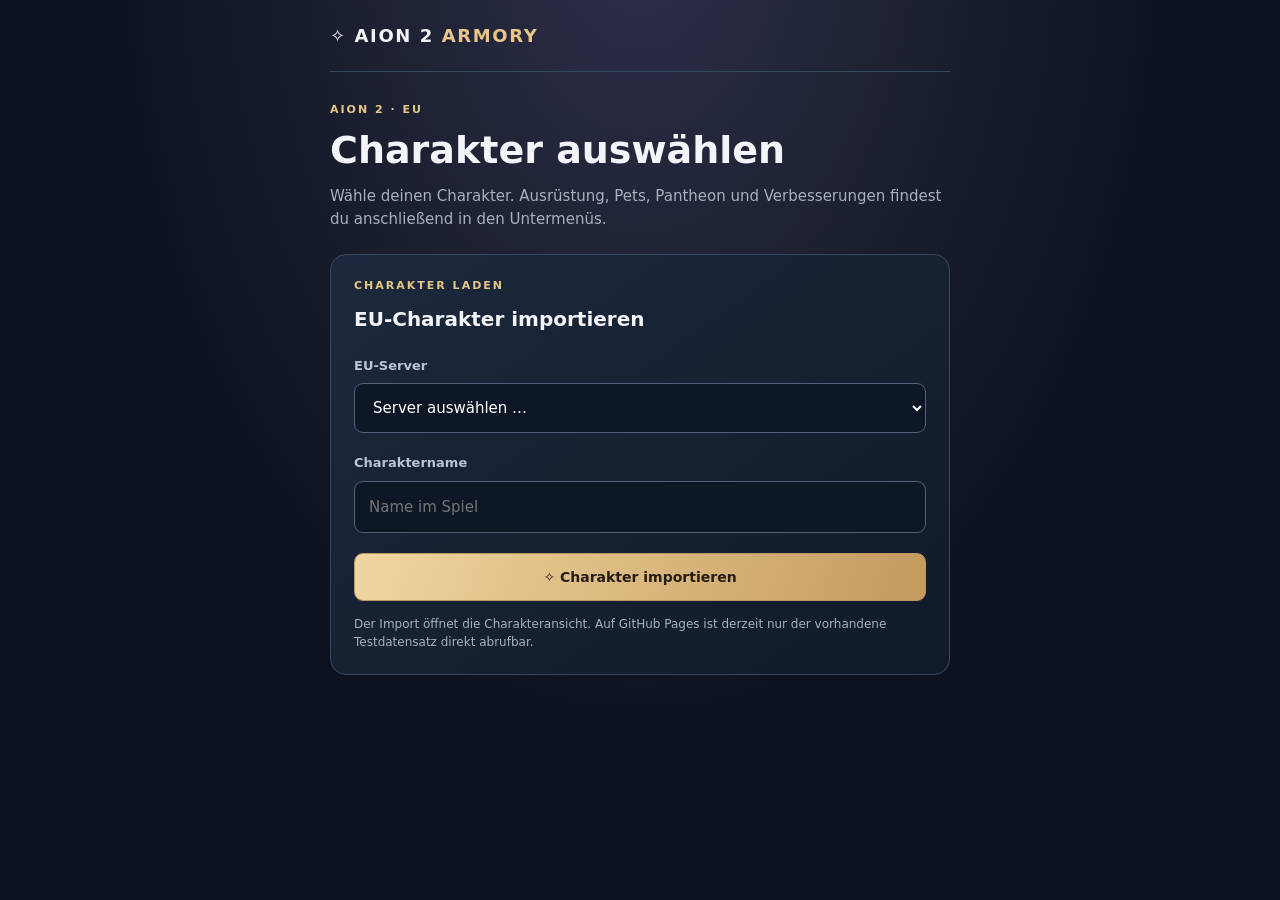
<file: aion2-gear-checker/index.html>
<!doctype html>
<html lang="de">
<head>
<meta charset="utf-8">
<meta name="viewport" content="width=device-width,initial-scale=1">
<meta name="theme-color" content="#0d131e">
<title>AION 2 Armory · Charakter auswählen</title>
<style>
:root{color-scheme:dark;--bg:#0d131e;--panel:#171f2e;--border:#38475d;--ink:#f3f4f8;--muted:#a6b1c1;--gold:#e8c687}
*{box-sizing:border-box}
body{margin:0;min-height:100dvh;background:radial-gradient(ellipse at 50% -10%,#2e3049,transparent 58%),var(--bg);color:var(--ink);font:15px/1.5 system-ui,Segoe UI,Arial,sans-serif}
.container{width:min(100% - 32px,620px);margin:0 auto}
header{padding:22px 0;border-bottom:1px solid var(--border);font-size:18px;letter-spacing:1.6px;font-weight:900}
header b{color:var(--gold)}
main{padding:30px 0 45px}
.eyebrow{color:var(--gold);font-size:11px;font-weight:800;letter-spacing:2px;text-transform:uppercase}
h1{font-size:clamp(27px,6vw,38px);line-height:1.2;margin:9px 0 12px}
p{color:var(--muted);margin:0 0 24px}
.card{background:linear-gradient(145deg,#1c293c,#111a29);border:1px solid var(--border);border-radius:16px;padding:23px;margin-top:19px}
label{display:block;font-size:13px;font-weight:700;color:#b9c5d7;margin-bottom:8px}
.field{margin:0 0 20px}
input,select{width:100%;background:#0e1725;color:#fff;border:1px solid #53617a;border-radius:9px;font:inherit;padding:14px}
input:focus,select:focus{outline:2px solid var(--gold);outline-offset:1px}
button{cursor:pointer;border:1px solid #b99863;border-radius:9px;background:linear-gradient(110deg,#f0d69f,#c49a5d);color:#271c13;font:800 14px system-ui,Arial,sans-serif;padding:15px 18px}
button:focus-visible{outline:2px solid white;outline-offset:3px}
button.main{width:100%}
.profile{display:flex;align-items:center;gap:16px;margin-bottom:16px}
.avatar{width:55px;height:55px;flex:0 0 55px;border:1px solid #887147;background:#35302d;border-radius:12px;display:grid;place-items:center;font-size:29px;color:var(--gold)}
.profile-name{font-size:21px;font-weight:800}
.muted{color:var(--muted);font-size:12px}
.saved-card[hidden]{display:none}
.note{margin:14px 0 0;font-size:12px;color:var(--muted)}
@media(max-width:520px){main{padding-top:22px}.card{padding:18px}header{font-size:16px}}
</style>
</head>
<body>
<div class="container">
<header>✧ AION 2 <b>ARMORY</b></header>
<main>
<div class="eyebrow">AION 2 · EU</div>
<h1>Charakter auswählen</h1>
<p>Wähle deinen Charakter. Ausrüstung, Pets, Pantheon und Verbesserungen findest du anschließend in den Untermenüs.</p>
<section class="card saved-card" id="saved-card" hidden>
<div class="eyebrow">Gespeicherter Charakter</div>
<div class="profile" style="margin-top:17px">
<div class="avatar" aria-hidden="true">✧</div>
<div><div class="profile-name" id="saved-name"></div><div class="muted" id="saved-info"></div></div>
</div>
<button type="button" class="main" id="saved-open">Charakter öffnen</button>
</section>
<section class="card">
<div class="eyebrow">Charakter laden</div>
<h2 style="font-size:20px;margin:9px 0 22px">EU-Charakter importieren</h2>
<form action="./armory.html" method="get">
<div class="field"><label for="server">EU-Server</label><select id="server" name="server" required><option value="">Server auswählen …</option></select></div>
<div class="field"><label for="name">Charaktername</label><input id="name" name="name" type="text" maxlength="45" minlength="2" placeholder="Name im Spiel" autocomplete="off" required></div>
<button class="main" type="submit">✧ Charakter importieren</button>
</form>
<p class="note">Der Import öffnet die Charakteransicht. Auf GitHub Pages ist derzeit nur der vorhandene Testdatensatz direkt abrufbar.</p>
</section>
</main>
</div>
<script>
(()=>{
 const el=document.getElementById('server');
 const elyos='Siel|Nezekan|Vaizel|Kaisinel|Yustiel|Ariel|Fregion|Meslamtaeda|Hithanya|Nania|Tahavatha|Luteros|Phernos|Daminu|Kasaka|Bakarma|Tsenka|Kochi|Ishtar|Tiamat|Gauss|Lamuatan|Nathara'.split('|');
 const asmo='Israphel|Zikel|Triniel|Lumiel|Marchutan|Azphel|Ereshkigal|Beritra|Nemon|Hadala|Ludra|Ulgorn|Munin|Odar|Zemurru|Kromede|Quai|Baba|Fafnir|Indnath|Agnita|Atiel|Tassin'.split('|');
 for(const [title,arr,base] of [['Elyos',elyos,1301],['Asmodier',asmo,2301]]){
  const group=document.createElement('optgroup');group.label=title;
  arr.forEach((server,i)=>{const opt=document.createElement('option');opt.value=String(base+i);opt.textContent=server+' ('+title+')';group.append(opt)});
  el.append(group);
 }
 try{
  const d=JSON.parse(localStorage.getItem('aion2-checker-eu-v1')||'null');
  if(d&&d.name&&d.gear&&typeof d.gear==='object'){
    document.getElementById('saved-name').textContent=d.name;
    const p=d.characterExtras?.profile||{};
    const details=[p.className||'Kleriker',p.level?'Stufe '+p.level:null,Object.keys(d.gear).length+' Gear-Slots'].filter(Boolean);
    document.getElementById('saved-info').textContent=details.join(' · ');
    document.getElementById('saved-card').hidden=false;
    document.getElementById('saved-open').addEventListener('click',()=>{location.href='./armory.html?load=saved';});
  }
 }catch(e){/* No locally saved character. */}
})();
</script>
</body>
</html>
</file>
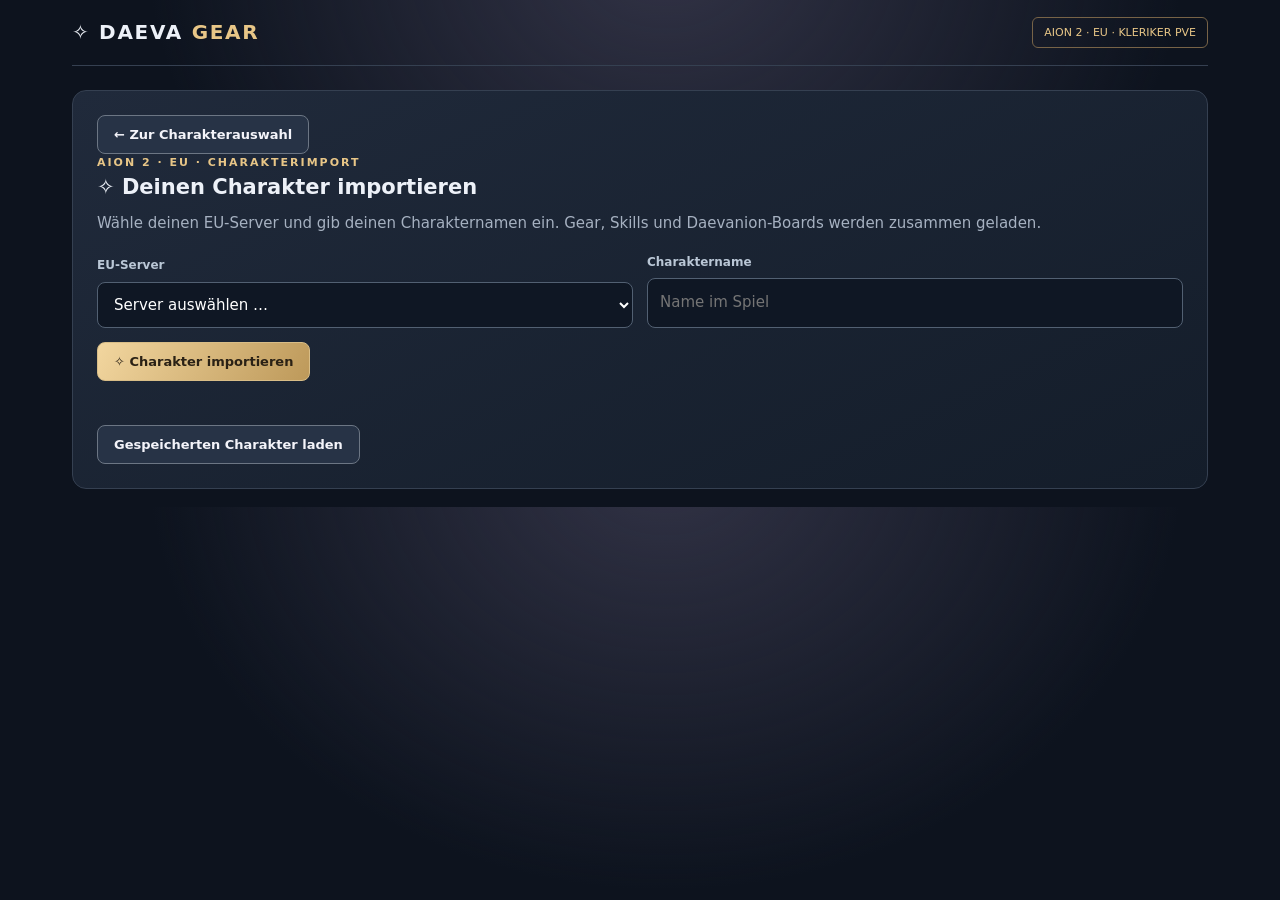
<file: aion2-gear-checker/armory.html>
<!doctype html>
<html lang="de"><head><meta charset="utf-8"><meta name="viewport" content="width=device-width,initial-scale=1"><meta name="theme-color" content="#111722">
<title>AION 2 | Daeva Gear Checker EU</title>
<style>
:root{--bg:#0d131e;--box:#192231;--box2:#131c2a;--line:#354051;--ink:#edf1f8;--muted:#a6b1c1;--gold:#e8c687;--good:#7fe0af;--bad:#f09595}
*{box-sizing:border-box}html{scroll-behavior:smooth}body{margin:0;background:radial-gradient(ellipse at 52% -10%,#323346,transparent 55%),var(--bg);color:var(--ink);font:15px/1.55 system-ui,Segoe UI,Arial,sans-serif}
a{color:var(--gold)}.wrap{max-width:1180px;margin:0 auto;padding:0 22px}.top{display:flex;justify-content:space-between;align-items:center;border-bottom:1px solid var(--line);padding:17px 0}.brand{font-weight:900;letter-spacing:1.7px;font-size:20px}.brand span{color:var(--gold)}.region{font-size:11px;border:1px solid #776347;padding:6px 11px;border-radius:6px;color:var(--gold)}.hero{padding:52px 0 26px}.eyebrow{font-size:11px;letter-spacing:2px;color:var(--gold);font-weight:800}.hero h1{font-size:clamp(30px,5vw,51px);line-height:1.08;max-width:780px;letter-spacing:-1.5px;margin:12px 0}.hero em{color:var(--gold);font-style:normal}.hero p{color:var(--muted);max-width:740px}.panel{background:linear-gradient(155deg,#202a3b,#141d2a);border:1px solid var(--line);border-radius:14px;padding:24px;margin:18px 0}.panel h2{font-size:21px;margin:0 0 8px}.panel p{color:var(--muted);margin:0 0 18px}.info{border-left:3px solid var(--gold);background:#4c3d231f;padding:11px 15px;border-radius:5px;margin:16px 0;color:#e6d6b8;font-size:13px}.grid{display:grid;grid-template-columns:repeat(2,minmax(0,1fr));gap:14px}.grid.third{grid-template-columns:repeat(3,minmax(0,1fr))}.field{display:flex;flex-direction:column;gap:7px}.field label{font-size:12px;font-weight:700;color:#bac7d6}input,select,textarea{width:100%;background:#0f1724;color:white;border:1px solid #526072;border-radius:8px;font:inherit;padding:12px;outline:none}input:focus,select:focus,textarea:focus{border-color:var(--gold)}textarea{resize:vertical;min-height:108px}button,.button{border:1px solid #6c7684;border-radius:8px;padding:11px 16px;font:700 13px system-ui,Arial;cursor:pointer;background:#273346;color:#f4f4fa;text-decoration:none;display:inline-block;text-align:center}button:hover,.button:hover{filter:brightness(1.15)}.primary{background:linear-gradient(120deg,#f2d69f,#bd995a);color:#2a2115;border-color:#d8bd87}.actions{display:flex;gap:10px;flex-wrap:wrap;align-items:center;margin-top:14px}.muted{color:var(--muted)}.tiny{font-size:12px}.status{min-height:22px;font-size:13px;margin-top:8px;color:var(--good)}.status.error{color:var(--bad)}.hidden{display:none!important}.char{display:flex;gap:17px;align-items:center;flex-wrap:wrap;border:1px solid #665637;background:linear-gradient(120deg,#263245,#171f2a);border-radius:13px;padding:17px;margin:20px 0}.symbol{font-size:33px;color:var(--gold);padding:8px 16px;background:#3e3a36;border-radius:10px}.char strong{display:block;font-size:24px}.char small{color:var(--muted)}.tabs{display:flex;gap:6px;overflow:auto;border-bottom:1px solid var(--line);margin:20px 0 16px}.tabs button{border:0;background:none;color:var(--muted);border-radius:0;border-bottom:2px solid transparent;padding:14px 17px;white-space:nowrap}.tabs .active{color:var(--gold);border-color:var(--gold)}.card{background:var(--box);border:1px solid var(--line);border-radius:11px;padding:17px}.card strong{font-size:15px}.slothead{display:flex;justify-content:space-between;align-items:flex-start;gap:10px}.pill{border:1px solid #668777;border-radius:5px;padding:3px 8px;color:var(--good);font-size:11px;font-weight:800}.pill.bad{color:var(--bad);border-color:#996469}.pill.unknown{color:var(--muted);border-color:#5c6878}.stattag{padding:6px 0;border-bottom:1px solid #2b3747;font-size:13px;display:flex;justify-content:space-between;gap:9px}.stattag b.good{color:var(--good)}.stattag b.bad{color:var(--bad)}.stattag b.mid{color:var(--gold)}.tip{font-size:12px;color:var(--muted);margin:13px 0 0}.petgrid{display:grid;grid-template-columns:repeat(3,minmax(0,1fr));gap:9px;margin-top:14px}.petcell{background:var(--box2);border:1px solid #354152;border-radius:7px;padding:12px}.petcell small{display:block;font-size:10px;color:var(--gold)}.petcell b{font-size:13px}.petcell div{font-size:12px;color:var(--muted);margin-top:5px}.stats{display:flex;gap:10px;flex-wrap:wrap;margin:12px 0 20px}.stats>div{flex:1;min-width:130px;padding:12px;background:var(--box2);border:1px solid var(--line);border-radius:9px}.stats small{display:block;color:var(--muted);font-size:11px}.stats strong{font-size:24px}.foot{font-size:12px;color:var(--muted);border-top:1px solid var(--line);padding:30px 0;margin-top:50px}.empty{text-align:center;color:var(--muted);padding:22px;border:1px dashed #495465;border-radius:8px}.right{margin-left:auto}
@media(max-width:730px){.grid,.grid.third{grid-template-columns:1fr}.petgrid{grid-template-columns:repeat(2,minmax(0,1fr))}.panel{padding:17px}.hero{padding-top:33px}.top .brand{font-size:15px}.slothead{flex-wrap:wrap}}
.gear-modern{position:relative;overflow:hidden;cursor:pointer}.gear-modern:hover{border-color:#bb975a}.gear-modern:focus-within{border-color:#dfb873}.gear-modern-head{display:flex;gap:13px;align-items:center}.gear-icon{height:57px;width:57px;flex:0 0 57px;border:1px solid #917646;background:linear-gradient(145deg,#514333,#171f31);border-radius:10px;display:grid;place-items:center;position:relative;font-size:29px;color:#e5cc91}.gear-icon-photo{position:absolute;inset:3px;width:calc(100% - 6px);height:calc(100% - 6px);object-fit:contain;background:#121a27;border-radius:6px;z-index:1}.gear-item-info{min-width:0;flex:1}.gear-item-title{display:block;overflow-wrap:anywhere}.gear-meta{font-size:11px;color:#dcbf85;display:flex;gap:10px}.gear-modern .pill{font-size:10px;white-space:nowrap}.gear-rolls{margin-top:13px;display:grid;gap:5px}.gear-roll{border-left:3px solid transparent;display:flex;align-items:center;gap:9px;border-radius:7px;background:#121b2a;padding:9px 10px;font-size:12px}.gear-mark{display:grid;place-items:center;flex:0 0 20px;width:20px;height:20px;border-radius:50%;font-size:13px;font-weight:900}.gear-mark.good{background:#214f3c;color:#8df2b6}.gear-mark.mid{background:#544322;color:#f6cc79}.gear-mark.bad{background:#542b31;color:#ffa6ac}.gear-roll.good{background:#173729;border-left-color:#49cb83}.gear-roll.mid{background:#39321e;border-left-color:#e3bd64}.gear-roll.bad{background:#42252b;border-left-color:#ed818b}.gear-roll-name{flex:1;min-width:0}.gear-roll-rating{font-size:10px;text-align:right}.gear-roll-rating.good{color:#8df2b6}.gear-roll-rating.mid{color:#f6cc79}.gear-roll-rating.bad{color:#ffa6ac}.gear-unknown{font-size:12px;color:#a6b1c1;display:flex;align-items:center;gap:9px}@media(max-width:600px){.gear-modern-head{flex-wrap:wrap}.gear-modern-head .pill{margin-left:70px}.gear-roll-rating{max-width:100px}}</style><link rel="stylesheet" href="./pet-species.css?v=3"><style id="armory-clean-layout">
.hero{display:none!important}
.armory-home{margin:18px 0 12px}
.armory-home h2{margin:0 0 8px;color:var(--gold)}
.armory-menu{display:grid;grid-template-columns:repeat(2,minmax(0,1fr));gap:10px;margin:16px 0}
.armory-menu button{text-align:left;background:#192538;border:1px solid #475267;padding:16px;font-size:14px}
.armory-menu button.active{border-color:var(--gold);color:var(--gold);background:#322e29}
.armory-menu small{display:block;color:var(--muted);font-weight:400;margin-top:5px}
.armory-folded{display:none!important}
#dash>.tabs{display:none!important}
#armory-intro{margin-top:15px}
@media(max-width:600px){.armory-menu{grid-template-columns:1fr}}
</style><style id="armory-profile-layout">
/* One character card above all navigation; no duplicate overview box. */
.armory-profile{border:1px solid #80663f;background:linear-gradient(135deg,#202a3a,#111927);border-radius:16px;padding:18px;margin:14px 0 18px}
.armory-profile .char{display:grid;grid-template-columns:94px minmax(0,1fr);gap:17px;align-items:center;margin:0;padding:0;background:none;border:0;border-radius:0}
.armory-profile .char .symbol{width:94px;height:94px;display:grid;place-items:center;overflow:hidden;padding:5px;margin:0;background:#141923;border:1px solid #8f7345;border-radius:13px}
.armory-profile .char .symbol .aion-profile-pic{display:block;width:100%;height:100%;object-fit:cover;border:0;border-radius:9px}
.armory-profile .char #current{font-size:clamp(23px,5vw,31px);line-height:1.2;margin:3px 0 4px}
.armory-profile .char #current-mode{display:block;font-size:13px}
.armory-profile .char .right,.armory-profile .char #aion-profile-meta{display:none!important}
.armory-profile-metrics{display:grid;grid-template-columns:repeat(3,minmax(0,1fr));gap:8px;margin-top:16px}
.armory-profile-metrics>div{min-width:0;border:1px solid #46546a;border-radius:10px;background:#101b2c;padding:10px}
.armory-profile-metrics small{display:block;color:#b8c0d1;font-weight:700;letter-spacing:.6px;font-size:10px}
.armory-profile-metrics strong{display:block;color:#f2f4f8;font-size:18px;font-variant-numeric:tabular-nums;margin-top:3px}
.armory-menu{margin-top:14px}
.armory-menu button{min-width:0}
@media(max-width:600px){.armory-profile{padding:14px}.armory-profile .char{grid-template-columns:78px minmax(0,1fr);gap:12px}.armory-profile .char .symbol{width:78px;height:78px}.armory-profile-metrics strong{font-size:15px}.armory-profile-metrics>div{padding:9px 7px}.armory-profile-metrics small{font-size:9px}.armory-profile .char small{font-size:11px}}
</style><style id="armory-missing-style">
#tab-missing .need-counters{display:grid;grid-template-columns:repeat(3,minmax(0,1fr));gap:9px;margin:16px 0}
#tab-missing .need-counters>div{background:#111e2e;border:1px solid #46566c;border-radius:10px;padding:11px;min-width:0}
#tab-missing .need-counters strong{display:block;color:#e8c687;font-size:23px;font-variant-numeric:tabular-nums}
#tab-missing .need-counters small{font-size:11px;color:#b4c1d2}
#tab-missing label.need-toggle{display:flex;align-items:center;gap:9px;color:#dbe4f1;font-size:12px;margin:12px 0}
#tab-missing .need-toggle input{width:17px;height:17px;accent-color:#e8c687}
#tab-missing details.need-section{border:1px solid #4a5a70;border-radius:10px;background:#142131;margin:10px 0;overflow:hidden}
#tab-missing details.need-section[open]{border-color:#8d7650}
#tab-missing details.need-section>summary{display:flex;justify-content:space-between;gap:10px;align-items:center;cursor:pointer;padding:14px;list-style:none}
#tab-missing details.need-section>summary::-webkit-details-marker{display:none}
#tab-missing details.need-section>summary small{font-size:11px;color:#b5c3d4;text-align:right}
#tab-missing .need-items{padding:0 11px 12px;display:grid;gap:7px}
#tab-missing .need-line{display:flex;align-items:center;gap:9px;min-width:0;background:#1b2a3b;border:1px solid #4d5e73;border-radius:8px;padding:10px;border-left:4px solid #9aabbf}
#tab-missing .need-line.improve{border-left-color:#e8c687}
#tab-missing .need-line.done{border-left-color:#6ec798;background:#193529}
#tab-missing .need-description{flex:1;min-width:0;overflow-wrap:anywhere}
#tab-missing .need-description b{font-size:13px;display:block}
#tab-missing .need-description small{display:block;font-size:11px;color:#c5cfdd;margin-top:3px}
#tab-missing .need-line button{font-size:11px;padding:9px 10px;flex-shrink:0}
#tab-missing .need-done,#tab-missing .need-loading{color:#99dab4;font-size:13px}
@media(max-width:600px){#tab-missing .need-counters{gap:6px}#tab-missing .need-counters>div{padding:9px 6px}#tab-missing .need-counters strong{font-size:18px}#tab-missing .need-line{flex-wrap:wrap;align-items:flex-start}#tab-missing .need-line button{margin-left:auto}}
</style><style id="armory-entry-style">
body.armory-pick-mode .wrap > :not(.top):not(#nc-official-import){display:none!important}
body.armory-pick-mode #nc-official-import{display:block!important;margin-top:24px}
body.armory-pick-mode #nc-official-import #nc-api-hint{display:none}
body.armory-loaded .wrap > section:not(#armory-home):not(#dash):not(#nc-official-import):not(#wtb-panel){display:none!important}
body.armory-loaded #nc-official-import{display:none!important}
body.armory-loaded.armory-show-import #nc-official-import{display:block!important}
body.armory-loaded #armory-intro{display:none}
body.armory-loaded .armory-menu{margin-top:16px}
#armory-back{margin:10px 0 0}
</style><style id="pantheon-wtb-style">
#tab-pantheon .pan-buy-group{margin:18px 0 7px;font-weight:800;color:#f5d9a9;font-size:15px}
#tab-pantheon .pan-buy-group:first-of-type{margin-top:11px}
#tab-pantheon .pan-cost-note{color:#a4b3c4;font-size:11px}
#tab-pantheon .pan-buy-footer{display:flex;justify-content:flex-end;margin-top:15px}
#tab-pantheon .pan-buy-footer button{background:#55402b;color:#f7e9d5;border-color:#b18a51}
#tab-pantheon .pan-next-card button:disabled{opacity:.75;background:#243a31;border-color:#629c78;color:#b4e0c1;cursor:default}
#tab-pantheon .pan-buttons button[data-pan-wtb-add]{background:#40351f;border-color:#ad8959;color:#f6dfb9}
body.armory-loaded #wtb-panel{margin:24px 0}
#wtb-panel [data-wtb-check^="pantheon:"]{accent-color:#8bcaa1}
</style></head><body class="armory-pick-mode"><div class="wrap">
<header class="top"><div class="brand">✧ DAEVA <span>GEAR</span></div><div class="region">AION 2 · EU · KLERIKER PVE</div></header>
<section class="hero"><div class="eyebrow">GEAR OPTIMIEREN • PETS VERGLEICHEN</div><h1>Finde die <em>Schwachstellen</em> deiner Ausrüstung.</h1><p>Importiere deinen EU-Charakter über Server und Name und überprüfe Gear, Fähigkeiten, Daevanion-Tafeln und PvE-Empfehlungen – ganz ohne Installation oder Zugangsdaten.</p></section>
<section class="panel hidden" id="manual-preparation" aria-hidden="true"><h2>1. Deinen Charakter vorbereiten</h2><div class="info"><b>Hinweis zum automatischen Import:</b> Diese GitHub-Pages-Version kann noch keine NCSOFT-Charakterdaten direkt abrufen. GitHub Pages führt keinen Datenserver aus. Du kannst dein Gear hier aber schon eingeben und vergleichen. Für den Live-Import brauchen wir später einen kleinen Online-Dienst.</div>
<div class="grid"><div class="field"><label for="charname">Dein Charaktername</label><input id="charname" placeholder="z. B. mein Kleriker" maxlength="45" value="Mein Kleriker"></div><div class="field"><label for="mode">PvE-Spielstil</label><select id="mode"><option value="hybrid">Hybrid (Heilung + Schaden)</option><option value="heal">Gruppenheilung</option><option value="dps">Boss-Schaden</option></select></div></div>
<div class="actions"><button id="start" class="primary">✧ Meinen Charakter erstellen</button><button id="restore">Gespeicherte Werte laden</button><button id="demo">Demo ansehen</button><a class="button" target="_blank" rel="noopener noreferrer" href="https://aion2.plaync.com/en-us/characters/index?region=eu">Offizielle EU-Charaktersuche ↗</a></div><div class="status" id="status" role="status"></div></section>
<section class="armory-home" id="armory-home">
<div id="armory-intro" class="panel"><h2>Charakter</h2></div>
<div class="armory-profile" id="armory-profile" aria-label="Dein Charakter">
  <div id="armory-profile-body"></div>
  <div class="armory-profile-metrics" aria-label="Charakterdaten">
    <div><small>LEVEL</small><strong id="armory-level">–</strong></div>
    <div><small>KAMPFKRAFT</small><strong id="armory-cp">–</strong></div>
    <div><small>GEAR-SLOTS</small><strong id="armory-gear-count">0</strong></div>
  </div>
</div>
<nav class="armory-menu" aria-label="Charakter-Untermenüs">
 <button type="button" data-armory="gear">⚔ Ausrüstung<small>Gear und Zusatzwerte</small></button>
 <button type="button" data-armory="pets">◇ Pet-Spezieskenntnisse<small>Talente und Werte</small></button>
 <button type="button" data-armory="pantheon">▣ Pantheon<small>Sammlung und Boni</small></button>
 <button type="button" data-armory="daevanion">◆ Daevanion<small>Tafeln und Fähigkeiten</small></button>
 <button type="button" data-armory="upgrades">✦ Verbesserungen<small>Upgrade-Plan</small></button>
 <button type="button" data-armory="missing">☑ Was fehlt mir noch?<small>Offene Punkte &amp; Sammelliste</small></button>
 <button type="button" data-armory="import">⇩ Charakter verwalten<small>Import und Einstellungen</small></button>
</nav>
</section><section id="dash" class="hidden"><div class="char"><div class="symbol">✧</div><div><small>KLERIKER · EU · <span id="type">MANUELLE AUSWERTUNG</span></small><strong id="current">—</strong><small id="current-mode">Hybrid</small></div><div class="right tiny muted">Nur Analyse • keine Änderungen im Spiel</div></div>
<div class="tabs"><button data-tab="gear" class="active">⚔ Gear</button><button data-tab="upgrades">✦ Upgrade-Plan</button><button data-tab="pets">◇ Pets (45 Slots)</button></div>
<section id="tab-gear"><section class="panel"><h2>Deine Ausrüstung</h2><p>Dein importiertes Gear erscheint unten. Tippe auf einen Gegenstand für Details. Bei Bedarf kannst du einzelne Werte hier manuell korrigieren.</p>
<form id="editform"><div class="grid third"><div class="field"><label for="slot">Ausrüstungsplatz</label><select id="slot"></select></div><div class="field"><label for="itemname">Gegenstand</label><input id="itemname" maxlength="110" placeholder="z. B. Streitkolben"></div><div class="field"><label for="plus">Verbesserungsstufe</label><input id="plus" type="number" min="0" max="99" value="0"></div></div><div class="field" style="margin-top:12px"><label for="rolls">Zusatzwerte / Seelenbindung – jeweils eine Zeile</label><textarea id="rolls" placeholder="Schadensverstärkung 2,7 %&#10;Kampftempo 3,1 %&#10;MP +92"></textarea></div><div class="actions"><button type="submit" class="primary">✓ Gear übernehmen & bewerten</button><button id="remove" type="button">Diesen Slot entfernen</button><button id="clear" type="button">Alles zurücksetzen</button></div></form></section>
<div class="stats"><div><small>Erfasste Gear-Slots</small><strong id="count">0</strong></div><div><small>Gute Werte</small><strong id="good">0</strong></div><div><small>Verbesserungspotenzial</small><strong id="bad">0</strong></div></div><div id="gear-list" class="grid"></div></section>
<section id="tab-upgrades" class="hidden"><div class="panel"><h2>Dein Upgrade-Plan</h2><p>Priorisiert nach den erkannten Zusatzwerten. Die Bewertung berücksichtigt nicht die tatsächliche Würfelhöhe, Set-Boni oder den genauen Schadensgewinn.</p><div id="plans" class="grid"></div><div class="actions"><button id="copy">Plan kopieren</button></div></div></section>
<section id="tab-pets" class="hidden"><div class="panel"><h2>Pet-Spezieskenntnisse selbst eingeben</h2><p>Wähle für jede Spezies die Talente und trage ihre Werte ein. Die Armory speichert deine Eingaben lokal und vergleicht sie mit den vorhandenen PvE-Empfehlungen.</p><div id="pet-list"></div></div></section></section>
<footer class="foot">Inoffizielles AION-2-Fanprojekt. Deine gespeicherten Werte bleiben lokal im Browser. Für den Live-Charakterabruf werden Server und Charaktername an den von dir verbundenen Datenserver übermittelt. Empfehlungen sind heuristisch und können sich mit Patches ändern. &nbsp; <a href="https://aion2data.com/guides/pets" target="_blank" rel="noopener noreferrer">Pet-Datenquelle ↗</a></footer></div>
<script>
'use strict';
const $=s=>document.getElementById(s), safe=s=>String(s??'').replace(/[&<>"']/g,c=>({'&':'&amp;','<':'&lt;','>':'&gt;','"':'&quot;',"'":'&#39;'}[c]));
const names=['Waffe','Nebenhand','Helm','Schultern','Brust','Hose','Handschuhe','Schuhe','Umhang','Halskette','Ohrring 1','Ohrring 2','Ring 1','Ring 2','Armband 1','Armband 2','Amulett','Gürtel','Rune 1','Rune 2','Arkana 1','Arkana 2','Arkana 3','Arkana 4','Arkana 5'];
const targets={
'Waffe':[['Schadensverstärkung','Kampftempo'],['Waffenschadensverstärkung','Macht','Angriff','Präzision']],
'Nebenhand':[['Schadensverstärkung','Kampftempo'],['Waffenschadensverstärkung','Macht','Angriff']],
'Helm':[['Wucht','Angriffserhöhung'],['Angriff','Kritischer Treffer','Vitalität']],
'Schultern':[['Kritische Schadensverstärkung'],['Wucht','Angriff','Verteidigung']],
'Brust':[['Schadensverstärkung'],['Perfektion','Angriff','Vitalität']],
'Hose':[['Schadensresistenz','Perfektion'],['Angriffserhöhung','Angriff','Vitalität']],
'Handschuhe':[['Kampftempo'],['Perfektion','Angriff']],
'Schuhe':[['Bewegungstempo'],['Perfektion','Angriff','Vitalität']],
'Umhang':[['Wucht','Angriffserhöhung'],['Angriff','Vitalität']],
'Halskette':[['Kampftempo','Macht'],['Angriff','Präzision','Kritischer Treffer']],
'Ohrring 1':[['Angriff','Macht'],['Präzision','Kritischer Treffer','Bewegungstempo']],
'Ohrring 2':[['Angriff','Macht'],['Präzision','Kritischer Treffer','Bewegungstempo']],
'Ring 1':[['Verdammnis','Angriff','Macht'],['Glanz der Genesung','Licht der Heilung','Präzision']],
'Ring 2':[['Verdammnis','Angriff','Macht'],['Glanz der Genesung','Licht der Heilung','Präzision']]
};
const pats=[
['PvE-Schadensverstärkung',/pve.*schaden.*verst|pve.*damage.*(boost|amp)/i],
['Waffenschadensverstärkung',/waffenschaden|weapon.*damage/i],
['Kritische Schadensverstärkung',/kritisch.*schaden|critical.*damage/i],
['Schadensresistenz',/schadensresistenz|damage resistance|damage resist/i],
['Schadensverstärkung',/schadensverst[aä]rkung|damage amplification|damage boost/i],
['Kampftempo',/kampftempo|angriffsgeschwindigkeit|attack speed/i],
['Wucht',/wucht|double chance/i],
['Perfektion',/perfektion|perfection/i],
['Angriffserhöhung',/angriffserh[oö]hung|attack increase/i],
['Bewegungstempo',/bewegungstempo|movement speed/i],
['Mehrfachtreffer',/mehrfachtreffer|multi.?hit/i],
['Kritischer Treffer',/kritisch.*treffer|critical hit|crit chance/i],
['Verdammnis',/verdammnis|doom|condemnation/i],
['Glanz der Genesung',/glanz der genesung|healing splendor|radiant recovery/i],
['Licht der Heilung',/licht der heilung/i],
['Macht',/^macht\b|^power\b|^might\b/i],
['Vitalität',/vitalit[aä]t|vitality/i],
['Präzision',/pr[aä]zision|accuracy|precision/i],
['Angriff',/^angriff\b|^attack\b/i],
['Verteidigung',/verteidigung|defen[cs]e/i],
['Lebenspunkte',/lebenspunkte|\blp\b|\bhp\b/i],
['Mana',/\bmp\b|mana|regeneration/i],
['Blocken',/blocken|block chance/i],
['Flugwerte',/flug|flight/i]
];
const petData=[
['Cogni','PvE-Schadensverstärkung','Schadensverstärkung / Kritischer Schaden','PvE-Schadensresistenz'],
['Fera','PvE-Schadensverstärkung','Waffenschadensverstärkung','PvE-Schadensresistenz'],
['Natura','PvE-Schadensverstärkung','Perfektion / Mehrfachtreffer','PvE-Schadensresistenz'],
['Varian','PvE-Schadensverstärkung','Rückangriffsschaden','PvE-Schadensresistenz'],
['Spezial','Wucht','Schadensverstärkung / Kritischer Schaden','Allgemeine Schadensresistenz']
];
let data={name:'Mein Kleriker',mode:'hybrid',gear:{}},isDemo=false;
const store=()=>{if(!isDemo)localStorage.setItem('aion2-checker-eu-v1',JSON.stringify(data));};
const labelMode=()=>({hybrid:'Hybrid · Heilung & Schaden',heal:'Gruppenheilung',dps:'Boss-Schaden'}[data.mode]||'Hybrid');
function msg(s,bad=false){$('status').textContent=s;$('status').classList.toggle('error',bad);}
function start(name,mode,demo=false){data={name:(name||'Mein Kleriker').slice(0,45),mode,gear:{}};isDemo=demo;$('dash').classList.remove('hidden');$('current').textContent=data.name;$('current-mode').textContent=labelMode();$('type').textContent=demo?'DEMODATEN':'MANUELLE AUSWERTUNG'; if(!demo)store();render();$('dash').scrollIntoView({behavior:'smooth'});}
function categorize(t){for(const [n,r] of pats)if(r.test(t))return n;return null;}
function rating(slot,roll){const x=categorize(roll),rules=targets[slot];
if(!x)return {text:'Unbekannt',style:''};
if(!rules)return {text:'Separat prüfen',style:'mid'};
if(rules[0].includes(x))return{text:'S – Behalten',style:'good'};
if(rules[1].includes(x)||x==='PvE-Schadensverstärkung'&&['Waffe','Nebenhand','Brust'].includes(slot))return{text:'A – Gut',style:'good'};
if(data.mode==='heal'&&['Mana','Lebenspunkte','Verteidigung','Schadensresistenz'].includes(x))return{text:'B – Situativ',style:'mid'};
if(['Angriff','Macht','Kritischer Treffer','Präzision','Vitalität','Verteidigung','Lebenspunkte','Perfektion'].includes(x))return{text:'B – Alternative',style:'mid'};
if(['Mana','Blocken','Flugwerte'].includes(x))return{text:'Neu prüfen',style:'bad'};
return{text:'Situativ',style:'mid'};}
function gearIcon(slot,item){
 const key=String(slot||'').split(' ')[0];
 const symbols={'Waffe':'⚔','Nebenhand':'🛡','Helm':'♜','Schultern':'◆','Brust':'◈','Hose':'♙','Handschuhe':'✥','Schuhe':'➤','Umhang':'❖','Halskette':'◉','Ohrring':'◇','Ring':'◌','Armband':'▱','Amulett':'✧','Gürtel':'▰','Rune':'✺','Arkana':'✦'};
 const url=item?.iconUrl||item?.imageUrl||item?.importDetail?.iconUrl||'';
 let picture='';
 try{
  const p=new URL(String(url));
  if(p.protocol==='https:'&&/(^|\.)(shugo\.gg|aion2\.plaync\.com|aion2\.vi\.ki|assets\.playnccdn\.com)$/.test(p.hostname))
    picture='<img class="gear-icon-photo" src="'+safe(p.href)+'" alt="" loading="lazy" referrerpolicy="no-referrer" onerror="this.style.display=\'none\'">';
 }catch{}
 return '<div class="gear-icon" aria-hidden="true">'+picture+'<span>'+safe(symbols[key]||'✧')+'</span></div>';
}
function gearMark(r){
 return r.style==='good'?'<span class="gear-mark good">✓</span>':r.style==='bad'?'<span class="gear-mark bad">✕</span>':'<span class="gear-mark mid">!</span>';
}
function gearItemStatus(slot,item){
 if(!Array.isArray(item?.rolls)||!item.rolls.length)return 'unknown';
 const grades=item.rolls.map(r=>rating(slot,r));
 if(grades.some(g=>g.style==='bad'))return 'bad';
 if(grades.every(g=>g.style==='good'))return 'good';
 return 'mid';
}
function verdict(slot,item){return gearItemStatus(slot,item);}
function render(){const els=Object.entries(data.gear);$('current').textContent=data.name;$('current-mode').textContent=labelMode();
$('count').textContent=els.length;$('good').textContent=els.filter(([s,i])=>verdict(s,i)==='good').length;$('bad').textContent=els.filter(([s,i])=>verdict(s,i)==='bad').length;
$('gear-list').innerHTML=els.length?els.map(([slot,item])=>{const v=verdict(slot,item);const badge=v==='good'?'✓ Gute Werte':v==='bad'?'↻ Optimieren':'? Prüfen';const klass=v==='bad'?'bad':v==='unknown'?'unknown':'';
const status=gearItemStatus(slot,item);
const statusText=status==='good'?'✓ Werte i. O.':status==='bad'?'✕ Neu prüfen':status==='mid'?'! Teilweise gut':'? Werte fehlen';
const statusClass=status==='good'?'good':status==='bad'?'bad':'unknown';
const rows=(item.rolls||[]).map(roll=>{const r=rating(slot,roll);
 return '<div class="gear-roll '+(r.style||'mid')+'">'+gearMark(r)+'<span class="gear-roll-name">'+safe(roll)+'</span><span class="gear-roll-rating '+safe(r.style)+'">'+safe(r.text)+'</span></div>';}).join('');
const tip=targets[slot]?'Empfohlene Werte: '+targets[slot][0].join(' oder '):'Für diesen Slot fehlen verlässliche Soul-Binding-Zielwerte.';
const grade=item.importDetail?.grade||'';
const breakthrough=item.importDetail?.breakthrough;
const meta=(grade?'<span>'+safe(grade)+'</span>':'')+(breakthrough!=null?'<span>◆ '+safe(breakthrough)+'</span>':'');
return '<article class="card gear-modern"><div class="gear-modern-head">'+gearIcon(slot,item)+
 '<div class="gear-item-info"><div class="eyebrow">'+safe(slot)+'</div>'+
 '<strong class="gear-item-title">+'+safe(item.plus||0)+' '+safe(item.name||slot)+'</strong><div class="gear-meta">'+meta+'</div></div>'+
 '<span class="pill '+statusClass+'">'+statusText+'</span></div>'+
 '<div class="gear-rolls">'+(rows||'<div class="gear-unknown"><span class="gear-mark mid">?</span>Keine Zusatzwerte – Bewertung offen</div>')+'</div>'+
 '<div class="tip">'+safe(tip)+'</div><button class="edititem" data-slot="'+safe(slot)+'" style="margin-top:12px">Bearbeiten</button></article>';}).join(''):'<div class="empty">Noch kein Gear eingetragen. Beginne oben mit deiner Waffe oder probiere die Demo.</div>';
document.querySelectorAll('.edititem').forEach(b=>b.addEventListener('click',()=>{ $('slot').value=b.dataset.slot;fillEdit();$('editform').scrollIntoView({behavior:'smooth',block:'center'});}));
let issues=els.filter(([s,i])=>verdict(s,i)==='bad'||verdict(s,i)==='mid').map(([slot,item])=>({slot,item,v:verdict(slot,item)}));issues.sort((a,b)=>Number(b.v==='bad')-Number(a.v==='bad'));const plans=issues.map(({slot,item,v})=>'<article class="card"><div class="eyebrow">'+safe(slot)+'</div><strong>'+safe(item.name)+'</strong><p class="tip">'+safe(targets[slot]?'Suche '+targets[slot][0].join(' oder ')+'. Schwächere Werte nur neu würfeln, wenn die tatsächlichen Zusatzwerte geprüft wurden.':'Feste Effekte und Verbesserungsstufe vergleichen; hier keine sichere Soul-Binding-Empfehlung.')+'</p></article>').join('');
$('plans').innerHTML=plans||'<div class="empty">Keine eindeutigen Schwachstellen erfasst. Dein Gear kann natürlich trotzdem verbessert werden.</div>';}
function fillEdit(){const slot=$('slot').value,item=data.gear[slot];$('itemname').value=item?.name||'';$('plus').value=item?.plus||0;$('rolls').value=(item?.rolls||[]).join('\n');}
function loadDemo(){start('BeispielKleriker','hybrid',true);data.gear={
'Waffe':{name:'Demo-Streitkolben',plus:12,rolls:['Schadensverstärkung 2,7 %','Kampftempo 3,1 %','MP +92']},
'Helm':{name:'Demo-Kapuze',plus:8,rolls:['MP +82','Blocken +59']},
'Brust':{name:'Demo-Gewand',plus:10,rolls:['Schadensverstärkung 2,4 %','Angriff +71']},
'Handschuhe':{name:'Demo-Handschuhe',plus:7,rolls:['MP +71','Präzision +80']},
'Ring 1':{name:'Demo-Ring',plus:7,rolls:['Verdammnis +1','Angriff +89']}};render();msg('Demo mit frei erfundenen Werten geladen.');}
function pets(){const common={1:['Max. Angriffskraft','Zusatzangriff / PvE-Angriff'],2:['LP %','PvE-Verteidigung'],3:['Kritischer Treffer','Zusatzpräzision'],5:['Max. Angriffskraft','Zusatzangriffskraft'],6:['Kritischer Treffer','Zusatzpräzision'],8:['LP %','PvE-Verteidigung'],9:['Kritischer Treffer','Zusatzpräzision']};
$('pet-list').innerHTML=petData.map(row=>'<article class="card" style="margin-bottom:16px"><h3 style="color:var(--gold);margin:0">◇ '+row[0]+'</h3><div class="petgrid">'+Array.from({length:9},(_,i)=>{const k=i+1,v=k===4?[row[1],row[2]]:k===7?[row[3],'Situative Resistenz']:common[k];return '<div class="petcell"><small>SLOT '+k+(k===4?' · OFFENSIV':k===7?' · DEFENSIV':'')+'</small><b>'+safe(v[0])+'</b><div>Alternative: '+safe(v[1])+'</div></div>';}).join('')+'</div></article>').join('');}
$('slot').innerHTML=names.map(x=>'<option value="'+x+'">'+x+'</option>').join('');
$('start').addEventListener('click',()=>{start($('charname').value.trim(),$('mode').value);msg('Neuer Charakter angelegt. Deine Werte werden nur in diesem Browser gespeichert.');});
$('demo').addEventListener('click',loadDemo);
$('restore').addEventListener('click',()=>{try{const saved=JSON.parse(localStorage.getItem('aion2-checker-eu-v1'));if(!saved||!saved.gear||typeof saved.gear!=='object')throw Error();data=saved;isDemo=false;$('dash').classList.remove('hidden');$('charname').value=data.name;$('mode').value=data.mode;$('type').textContent='MANUELLE AUSWERTUNG';render();msg('Gespeicherte Werte geladen.');$('dash').scrollIntoView({behavior:'smooth'});}catch{msg('Noch kein gespeicherter Charakter vorhanden.',true);}});
$('mode').addEventListener('change',()=>{data.mode=$('mode').value;if(!$('dash').classList.contains('hidden')){render();store();}});
$('slot').addEventListener('change',fillEdit);
$('editform').addEventListener('submit',e=>{e.preventDefault();const slot=$('slot').value;data.gear[slot]={name:$('itemname').value.trim()||slot,plus:Math.min(99,Math.max(0,Number($('plus').value)||0)),rolls:$('rolls').value.split(/\r?\n/).map(x=>x.trim()).filter(Boolean).slice(0,15)};store();render();msg(slot+' gespeichert.');});
$('remove').addEventListener('click',()=>{delete data.gear[$('slot').value];store();fillEdit();render();msg('Ausrüstungsplatz entfernt.');});
$('clear').addEventListener('click',()=>{if(confirm('Wirklich alle Gear-Eingaben löschen?')){data.gear={};store();fillEdit();render();msg('Eingaben gelöscht.');}});
document.querySelectorAll('[data-tab]').forEach(b=>b.addEventListener('click',()=>{document.querySelectorAll('[data-tab]').forEach(x=>x.classList.toggle('active',x===b));['gear','upgrades','pets'].forEach(x=>$('tab-'+x).classList.toggle('hidden',x!==b.dataset.tab));}));
$('copy').addEventListener('click',async()=>{const lines=['AION 2 Kleriker – '+data.name,'Build: '+labelMode(),''].concat(Object.entries(data.gear).map(([s,i])=>s+': +'+i.plus+' '+i.name+' | '+i.rolls.join(', ')));try{await navigator.clipboard.writeText(lines.join('\n'));msg('Ausrüstungsliste kopiert.');}catch{msg('Kopieren ist hier nicht möglich.',true);}});
pets();msg('Bereit. Wähle oben deinen EU-Server und deinen Charakternamen.');
try{
 const saved=JSON.parse(localStorage.getItem('aion2-checker-eu-v1')||'null');
 if(saved&&saved.gear&&typeof saved.gear==='object'&&Object.keys(saved.gear).length){
  data=saved;isDemo=false;
  $('dash').classList.remove('hidden');
  $('charname').value=saved.name||'EU-Charakter';
  $('mode').value=saved.mode||'hybrid';
  $('type').textContent=saved.sourceRef?'NCSOFT · GESPEICHERT':'GESPEICHERTE AUSWERTUNG';
  render();
 }
}catch(e){/* No previously saved data; import normally. */}
</script><script src="./gear-detail.js?v=8"></script><script src="./nc-official-import.js?v=8"></script><script src="./nc-visuals.js?v=8"></script><script src="./daevanion-eu-comparison.js?v=3"></script><script src="./daevanion-build-presets.js?v=1"></script><script src="./daevanion-guide-codec.js?v=2"></script><script src="./daevanion-guide-import.js?v=4"></script><script src="./daevanion-guide-progress-core.js?v=2"></script><script src="./daevanion-character-guide-core.js?v=2"></script><script src="./daevanion-guide-tracker.js?v=3"></script><script src="./daevanion-guide-overlay.js?v=2"></script><script src="./pantheon-wtb-bridge.js?v=1"></script><script src="./pantheon.js?v=3"></script><script src="./pantheon-inference.js?v=1"></script><script src="./pantheon-priority.js?v=2"></script><script src="./upgrade-advisor-core.js?v=1"></script><script src="./upgrade-advisor.js?v=1"></script><script src="./pet-species.js?v=8"></script><script src="./missing-list.js?v=1"></script><script src="./want-to-buy.js?v=2"></script><script id="armory-clean-script">
(function(){
const buttons=[...document.querySelectorAll('[data-armory]')];
const sections={missing:'missing',gear:'gear',upgrades:'advisor',pets:'pets',pantheon:'pantheon',daevanion:'daevanion'};
const tabButtons={gear:'[data-tab="gear"]',upgrades:'#aion-advisor-button',pets:'[data-tab="pets"]',pantheon:'#pantheon-tab-button',daevanion:'#aion-board-button'};
const mount=document.getElementById('armory-profile-body');
function update(){
 const char=document.querySelector('#armory-profile .char')||document.querySelector('#dash .char');
 if(char&&char.parentElement!==mount)mount.appendChild(char);
 const p=(typeof data==='object'&&data?.characterExtras?.profile)||{};
 const gear=(typeof data==='object'&&data?.gear)||{};
 document.getElementById('armory-level').textContent=p.level?Number(p.level).toLocaleString('de-DE'):'–';
 document.getElementById('armory-cp').textContent=p.combatPower?Number(p.combatPower).toLocaleString('de-DE'):'–';
 document.getElementById('armory-gear-count').textContent=Object.keys(gear).length;
}
function select(section){
 buttons.forEach(b=>b.classList.toggle('active',b.dataset.armory===section));
 const active=sections[section]||null;
 const dash=document.getElementById('dash');
 if(active){
  const b=tabButtons[section]?dash?.querySelector(tabButtons[section]):null;
  if(b)b.click();
  else if(section==='upgrades')dash?.querySelector('[data-tab="upgrades"]')?.click();
 }
 if(dash){
  for(const id of ['missing','gear','upgrades','pets','advisor','pantheon','daevanion']){
   const panel=document.getElementById('tab-'+id);
   if(panel)panel.classList.toggle('armory-folded',id!==active&&(section!=='upgrades'||id!=='upgrades'));
  }
  dash.classList.toggle('armory-folded',!active);
 }
 const importer=document.getElementById('nc-official-import');
 document.body.classList.toggle('armory-show-import',section==='import');
 if(section==='missing')window.armoryRenderMissing?.();
 if(importer&&section==='import')importer.scrollIntoView({behavior:'smooth',block:'start'});
 update();
}
window.armoryShowSection=select;
buttons.forEach(b=>b.addEventListener('click',()=>select(b.dataset.armory)));
const obs=new MutationObserver(update);
const root=document.getElementById('dash');
if(root)obs.observe(root,{attributes:true,attributeFilter:['class']});
const count=document.getElementById('count');
if(count)obs.observe(count,{childList:true,characterData:true,subtree:true});
select('missing');
setTimeout(()=>{update();select('overview')},0);
})();
</script><script id="armory-entry-script">
(function(){
 const body=document.body;
 const importer=document.getElementById('nc-official-import');
 const home=document.getElementById('armory-home');
 const feedback=document.getElementById('nc-feedback');
 if(!importer||!home)return;
 const saved=document.createElement('div');
 saved.className='actions';
 saved.innerHTML='<button type="button" id="armory-load-saved">Gespeicherten Charakter laden</button>';
 importer.append(saved);
 const back=document.createElement('button');
 back.id='armory-back';back.type='button';back.textContent='← Anderen Charakter auswählen';
 home.prepend(back);
 const showProfile=()=>{
  body.classList.remove('armory-pick-mode');
  body.classList.add('armory-loaded');
  window.armoryShowSection?.('missing');
  window.scrollTo({top:0,behavior:'smooth'});
 };
 back.addEventListener('click',()=>{
  body.classList.remove('armory-loaded');
  body.classList.add('armory-pick-mode');
  window.scrollTo({top:0,behavior:'smooth'});
 });
 saved.querySelector('button').addEventListener('click',()=>{
  try{
   const x=JSON.parse(localStorage.getItem('aion2-checker-eu-v1')||'null');
   if(!x||!x.name||!x.gear)throw Error();
   data=x;isDemo=false;
   document.getElementById('dash').classList.remove('hidden');
   document.getElementById('charname').value=x.name;
   document.getElementById('type').textContent=x.sourceRef?'NCSOFT · GESPEICHERT':'GESPEICHERTE AUSWERTUNG';
   render();showProfile();
  }catch{feedback.textContent='Kein gespeicherter Charakter vorhanden.';feedback.classList.add('error');}
 });
 if(feedback){
  new MutationObserver(()=>{
   if((feedback.textContent||'').startsWith('Import erfolgreich:'))showProfile();
  }).observe(feedback,{childList:true,characterData:true,subtree:true});
 }
})();
</script><script id="armory-route-loader">
(()=>{
  const params=new URLSearchParams(location.search);
  const importPanel=document.getElementById('nc-official-import');
  if(importPanel){
    const returnLink=document.createElement('a');
    returnLink.href='./';returnLink.className='button';returnLink.textContent='← Zur Charakterauswahl';
    importPanel.prepend(returnLink);
  }
  const back=document.getElementById('armory-back');
  if(back){back.addEventListener('click',()=>{location.href='./';},{capture:true});}
  if(params.get('load')==='saved'){
    const b=document.getElementById('armory-load-saved');
    if(b)b.click();
  }else{
    const server=params.get('server'),name=params.get('name');
    if(server&&name){
      const el=document.getElementById('nc-server-select');
      const input=document.getElementById('nc-character-name');
      const btn=document.getElementById('nc-import-name');
      if(el&&input&&btn){
        el.value=server;input.value=name;
        if(el.value===server&&name.trim().length>1)btn.click();
      }
    }
  }
})();
</script></body></html>
</file>
<file: aion2-gear-checker/pet-species.css>
#pet-list .ps-info{padding:12px;border:1px solid #776344;background:#30291e;color:#efd8ab;border-radius:9px;font-size:12px;margin-bottom:13px}
#pet-list .ps-legend{display:flex;flex-wrap:wrap;gap:9px;font-size:12px;color:#cbd5e1;margin-bottom:14px}
#pet-list details.ps-group{border:1px solid #46556e;border-radius:10px;margin:10px 0;background:#182334;overflow:hidden}
#pet-list details.ps-group[open]{border-color:#b4935e}
#pet-list summary.ps-summary{display:flex;align-items:center;justify-content:space-between;gap:10px;padding:13px;cursor:pointer;list-style:none}
#pet-list summary.ps-summary::-webkit-details-marker{display:none}
#pet-list .ps-name{font-weight:800;color:#f1d19b}
#pet-list .ps-progress{color:#aebed0;font-size:12px}
#pet-list .ps-grid{padding:0 13px 13px;display:grid;grid-template-columns:repeat(auto-fill,minmax(205px,1fr));gap:9px}
#pet-list .ps-cell{padding:10px;background:#1b2a3b;border:1px solid #526178;border-radius:8px}
#pet-list .ps-cell.good{background:#1b3a2d;border-color:#5ebd86}
#pet-list .ps-cell.alt{background:#37301f;border-color:#c4a35b}
#pet-list .ps-cell.bad{background:#3f252b;border-color:#da7988}
#pet-list .ps-title{display:flex;justify-content:space-between;gap:7px;font-size:12px;font-weight:800}
#pet-list .ps-cell.good .ps-state{color:#88efae}
#pet-list .ps-cell.alt .ps-state{color:#ffe08d}
#pet-list .ps-cell.bad .ps-state{color:#ffadb8}
#pet-list .ps-cell.unknown .ps-state{color:#acbdce}
#pet-list .ps-cell label{display:block;margin:10px 0 5px;color:#bdcbd8;font-size:11px}
#pet-list .ps-cell select{width:100%;font-size:12px;padding:8px}
#pet-list .ps-tip{font-size:11px;color:#cad6e4;margin-top:8px}
#pet-list .ps-tip b{color:#f0cb8b}
@media(max-width:640px){#pet-list .ps-grid{grid-template-columns:1fr}}

/* Manuelle Eingabe: kompakte Slots, frei eingebbare Talentnamen und Zahlenwerte. */
#pet-list .ps-name .ps-count{display:inline-block;margin-left:9px;padding:2px 8px;border-radius:999px;background:#293b4b;border:1px solid #52687c;color:#e6edfa;font-size:11px;font-weight:600}
#pet-list .ps-saved{min-height:20px;color:#8ee1b1;font-size:12px;margin:0 0 10px}
#pet-list .ps-grid{grid-template-columns:repeat(auto-fill,minmax(245px,1fr))}
#pet-list .ps-cell input{width:100%;min-height:38px;padding:9px;font-size:13px}
#pet-list .ps-cell select{min-height:38px}
#pet-list .ps-title{font-size:12px;align-items:center}
#pet-list .ps-title .ps-state{font-size:11px;white-space:nowrap}
@media(max-width:640px){#pet-list .ps-grid{grid-template-columns:1fr}}


/* Pet system V3: persistent compact slot overview + separately collapsible editor and Top 3. */
#pet-list .ps-overview-intro{border:1px solid #80704f;background:#27291f;padding:14px;border-radius:11px;margin:0 0 12px}
#pet-list .ps-overview-intro strong{font-size:17px;color:#f1d19b}
#pet-list .ps-overview-intro p{font-size:12px;line-height:1.5;margin:6px 0 10px;color:#d8dfeb}
#pet-list .ps-total{font-size:12px;font-weight:750;color:#f4e5c7}
#pet-list .ps-legend{display:flex;gap:7px;flex-wrap:wrap;align-items:center;margin:12px 0}
#pet-list .ps-legend>span{border:1px solid #627183;border-radius:7px;padding:5px 8px;background:#192636;font-size:11px;white-space:nowrap}
#pet-list .ps-legend .ps-legend-good{color:#9eedbc;border-color:#52996c}
#pet-list .ps-legend .ps-legend-alt{color:#ffe0a1;border-color:#ae884c}
#pet-list .ps-legend .ps-legend-bad{color:#ffb8b8;border-color:#ac6670}
#pet-list .ps-saved{font-size:12px;color:#a6e3bd;min-height:17px;margin-bottom:8px}
#pet-list .ps-species{border:1px solid #455770;border-radius:13px;background:#141f30;padding:13px;margin:14px 0 18px}
#pet-list .ps-species-head{display:flex;align-items:center;justify-content:space-between;gap:11px;margin-bottom:12px}
#pet-list .ps-species-head h3{margin:0;font-size:19px;color:#f0cd8f}
#pet-list .ps-species-head small{display:block;color:#b4c3d3;font-size:11px;margin-top:3px}
#pet-list .ps-species-counter{font-size:16px;font-weight:800;color:#f7e9ca;background:#30332d;border:1px solid #877448;border-radius:9px;padding:5px 9px;white-space:nowrap}
#pet-list .ps-minigrid{display:grid;grid-template-columns:repeat(3,minmax(0,1fr));gap:8px}
#pet-list .ps-mini{min-width:0;border:1px solid #607087;border-left:4px solid #7f8da1;border-radius:9px;background:#1d2a3b;padding:10px 8px;display:flex;flex-direction:column;gap:5px;min-height:87px}
#pet-list .ps-mini.good{background:#17392c;border-color:#4a9c6d;border-left-color:#66d998}
#pet-list .ps-mini.alt{background:#37301f;border-color:#ad8d56;border-left-color:#f0c46d}
#pet-list .ps-mini.bad{background:#3b262d;border-color:#aa6871;border-left-color:#f08d9c}
#pet-list .ps-mini-head{display:flex;justify-content:space-between;align-items:start;gap:5px;flex-wrap:wrap}
#pet-list .ps-mini-head span{font-weight:800;color:#c6d3df;font-size:11px}
#pet-list .ps-mini-head strong{font-size:10px;font-weight:800;color:#bed0e0}
#pet-list .ps-mini.good .ps-mini-head strong{color:#9becb9}
#pet-list .ps-mini.alt .ps-mini-head strong{color:#ffdfa3}
#pet-list .ps-mini.bad .ps-mini-head strong{color:#ffafb6}
#pet-list .ps-mini-name{font-size:12px;line-height:1.36;font-weight:700;color:#f1f4fa;overflow-wrap:anywhere}
#pet-list .ps-mini.unknown .ps-mini-name{color:#acb9cb;font-weight:500}
#pet-list .ps-mini-number{font-size:14px;font-weight:850;color:#ffffff;font-variant-numeric:tabular-nums;margin-top:auto}
#pet-list details.ps-group,#pet-list details.ps-recommendations{border:1px solid #52627a;border-radius:9px;margin:10px 0 0;background:#19283a;overflow:hidden}
#pet-list details.ps-group[open],#pet-list details.ps-recommendations[open]{border-color:#c3a76c}
#pet-list .ps-summary,#pet-list .ps-recommendations>summary{display:flex;align-items:center;justify-content:space-between;gap:10px;cursor:pointer;list-style:none;padding:12px 13px;color:#f0d2a0;font-size:13px;font-weight:800}
#pet-list .ps-summary::-webkit-details-marker,#pet-list .ps-recommendations>summary::-webkit-details-marker{display:none}
#pet-list .ps-recommendations>summary span{color:#b9c9da;font-size:11px;font-weight:500;text-align:right}
#pet-list .ps-grid{padding:0 10px 12px;display:grid;grid-template-columns:repeat(auto-fit,minmax(215px,1fr));gap:9px}
#pet-list .ps-recommendations-body{padding:0 10px 13px}
#pet-list .ps-recommendations-body>p{font-size:12px;color:#becbd7;margin:6px 0 13px}
#pet-list .ps-recommendation-row{padding:10px 8px;border-bottom:1px solid #384a61}
#pet-list .ps-recommendation-row>strong{display:block;font-size:12px;color:#e5c38a;margin-bottom:7px}
#pet-list .ps-recommendation-row ol{display:grid;grid-template-columns:repeat(auto-fit,minmax(135px,1fr));gap:7px;padding:0;margin:0;list-style:none}
#pet-list .ps-recommendation-option{display:flex;align-items:center;gap:7px;flex-wrap:wrap;min-width:0;padding:7px;border:1px solid #51627a;border-radius:8px;background:#223148;color:#eef2f9;font-size:11px}
#pet-list .ps-recommendation-option:first-child{border-color:#5fa986;background:#1c3c2e}
#pet-list .ps-rank{color:#efd39f;font-weight:800;font-size:13px}
#pet-list .ps-recommendation-option em{font-style:normal;color:#95edb0;font-size:10px}
@media(max-width:630px){
 #pet-list .ps-species{padding:10px}
 #pet-list .ps-minigrid{grid-template-columns:repeat(2,minmax(0,1fr));gap:7px}
 #pet-list .ps-mini{padding:9px 8px;min-height:78px}
 #pet-list .ps-recommendation-row ol{grid-template-columns:1fr}
 #pet-list .ps-grid{grid-template-columns:1fr}
}
</file>
